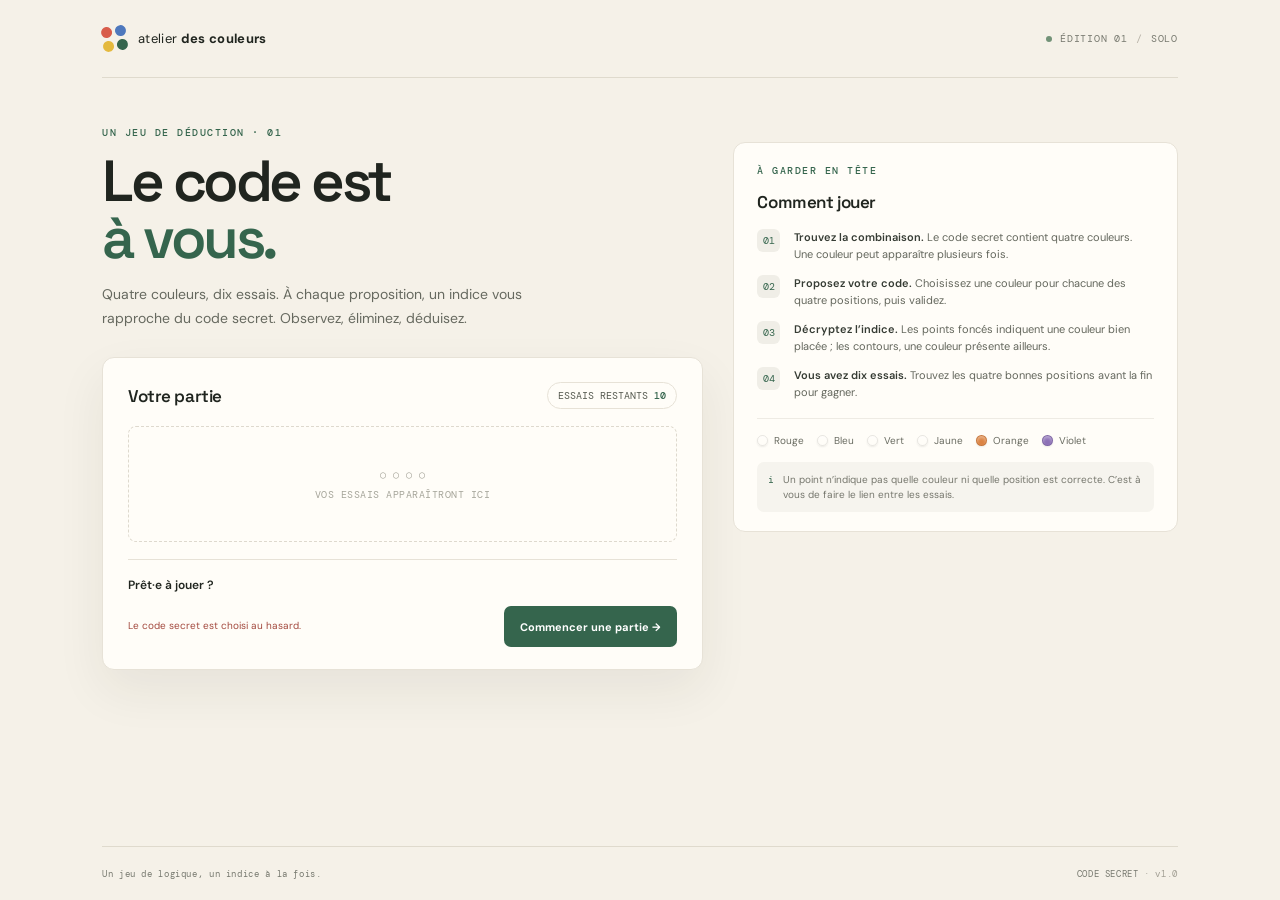
<file: index.html>
<!doctype html>
<html lang="fr">
  <head>
    <meta charset="utf-8">
    <meta name="viewport" content="width=device-width, initial-scale=1">
    <meta name="theme-color" content="#f5f1e8">
    <meta name="description" content="Un jeu de déduction solo : trouvez le code secret de quatre couleurs en dix essais.">
    <title>Code secret — le jeu des couleurs</title>
    <link rel="preconnect" href="https://fonts.googleapis.com">
    <link rel="preconnect" href="https://fonts.gstatic.com" crossorigin>
    <link href="https://fonts.googleapis.com/css2?family=DM+Mono:wght@400;500&family=DM+Sans:wght@400;500;600;700&family=Space+Grotesk:wght@500;600;700&display=swap" rel="stylesheet">
    <link rel="stylesheet" href="styles.css">
    <script src="app.js" defer></script>
  </head>
  <body>
    <div class="page-shell">
      <header class="topbar">
        <a class="brand" href="./" aria-label="Code secret, accueil">
          <span class="brand-mark" aria-hidden="true"><i></i><i></i><i></i><i></i></span>
          <span>atelier <strong>des couleurs</strong></span>
        </a>
        <span class="edition"><span class="edition-dot"></span> ÉDITION 01 <span class="edition-divider">/</span> SOLO</span>
      </header>

      <main id="app" class="layout" aria-live="polite"></main>

      <footer class="footer">
        <span>Un jeu de logique, un indice à la fois.</span>
        <span>CODE SECRET <span class="footer-version">· v1.0</span></span>
      </footer>
    </div>
  </body>
</html>
</file>
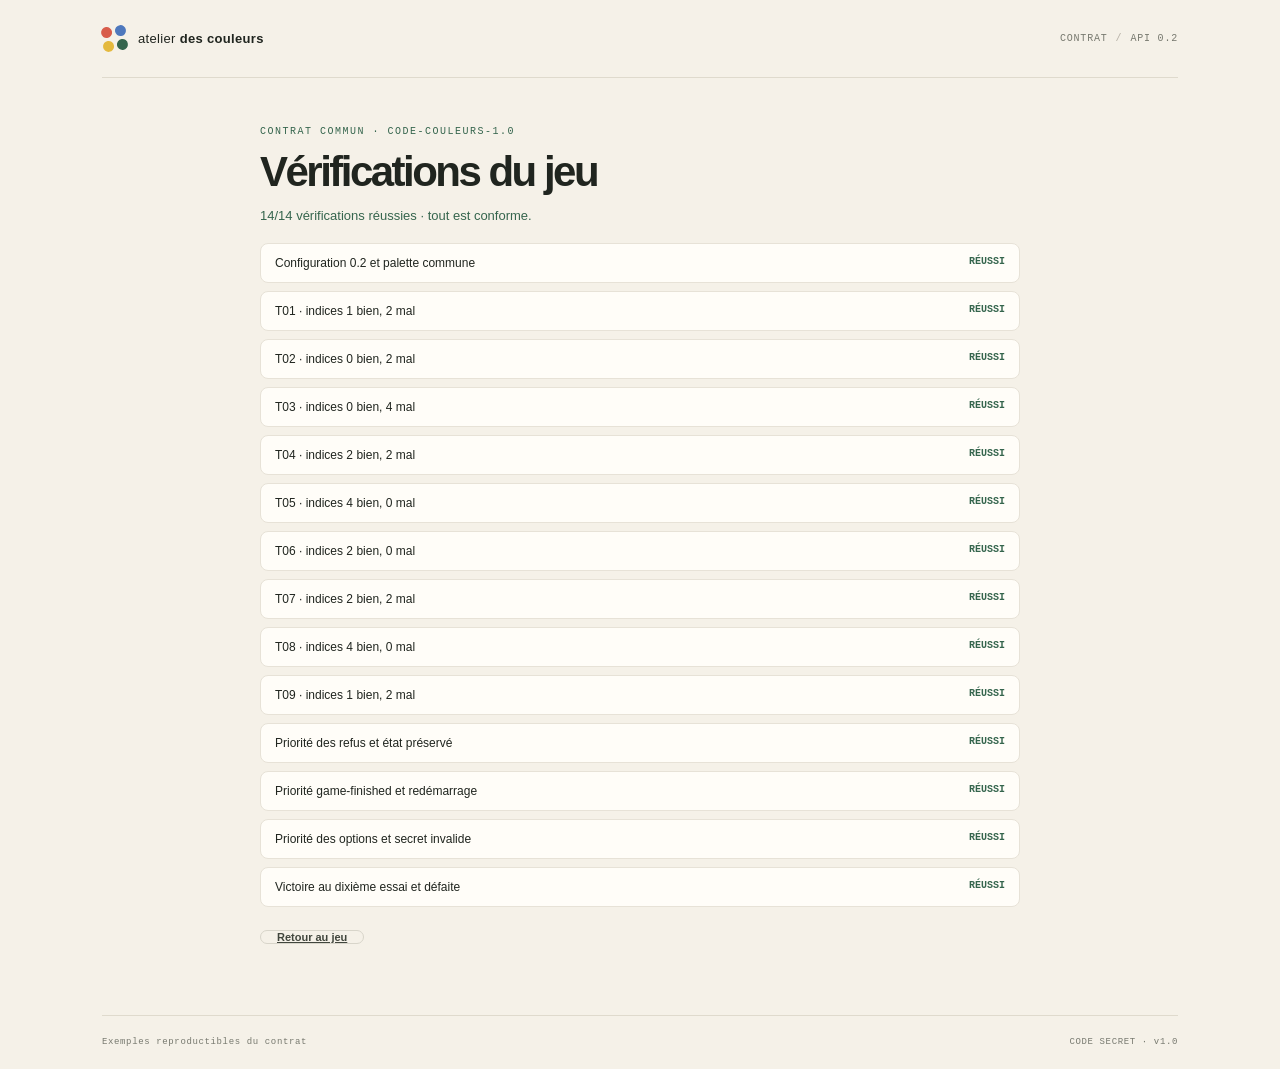
<file: tests.html>
<!doctype html>
<html lang="fr">
  <head>
    <meta charset="utf-8">
    <meta name="viewport" content="width=device-width, initial-scale=1">
    <title>Vérifications — Code secret</title>
    <link rel="stylesheet" href="styles.css">
    <style>
      .test-page { max-width: 760px; margin: 0 auto; padding: 48px 0 70px; }
      .test-page h1 { font-size: 42px; }
      .test-summary { margin: 0 0 20px; color: var(--muted); font-size: 13px; }
      .test-list { display: grid; gap: 8px; padding: 0; list-style: none; }
      .test-item { display: flex; justify-content: space-between; gap: 12px; border: 1px solid var(--line); border-radius: 8px; padding: 12px 14px; background: var(--card); font-size: 12px; }
      .test-item strong { color: var(--green); font-family: "DM Mono", monospace; font-size: 10px; }
      .test-item.fail { color: #994d40; background: #f7ece8; }
      .test-item.fail strong { color: #994d40; }
      .test-actions { margin-top: 20px; }
      #fixture { position: fixed; width: 1px; height: 1px; left: -10px; top: -10px; border: 0; opacity: 0; pointer-events: none; }
    </style>
    <script src="tests.js" defer></script>
  </head>
  <body>
    <div class="page-shell">
      <header class="topbar">
        <a class="brand" href="./"><span class="brand-mark" aria-hidden="true"><i></i><i></i><i></i><i></i></span><span>atelier <strong>des couleurs</strong></span></a>
        <span class="edition">CONTRAT <span class="edition-divider">/</span> API 0.2</span>
      </header>
      <main class="test-page">
        <p class="eyebrow">Contrat commun · code-couleurs-1.0</p>
        <h1>Vérifications du jeu</h1>
        <p id="summary" class="test-summary" role="status">Chargement de l’API de test…</p>
        <ol id="results" class="test-list" aria-live="polite"></ol>
        <div class="test-actions"><a class="secondary-button" href="./">Retour au jeu</a></div>
      </main>
      <footer class="footer"><span>Exemples reproductibles du contrat</span><span>CODE SECRET · v1.0</span></footer>
    </div>
    <iframe id="fixture" title="Instance isolée du jeu pour les vérifications" src="./index.html?test=1"></iframe>
  </body>
</html>
</file>
<file: styles.css>
:root {
  color-scheme: light;
  --paper: #f5f1e8;
  --card: #fffdf8;
  --ink: #20251f;
  --muted: #77796f;
  --line: #e7e2d7;
  --green: #35654d;
  --green-dark: #264c39;
  --soft-green: #eaf0e8;
  --red: #d85c4a;
  --blue: #4e78bd;
  --yellow: #e4b93e;
  --orange: #dc8443;
  --violet: #8c70b6;
  --shadow: 0 20px 50px rgb(43 43 33 / 7%);
}

* { box-sizing: border-box; }

body {
  margin: 0;
  min-width: 320px;
  background: var(--paper);
  color: var(--ink);
  font-family: "DM Sans", sans-serif;
  -webkit-font-smoothing: antialiased;
}

button, select { font: inherit; }
button:focus-visible, select:focus-visible, a:focus-visible { outline: 3px solid #648b70; outline-offset: 3px; }

.page-shell { max-width: 1160px; margin: 0 auto; padding: 0 42px; }
.topbar { height: 78px; display: flex; align-items: center; justify-content: space-between; border-bottom: 1px solid #dfdacd; }
.brand { display: inline-flex; align-items: center; gap: 11px; color: var(--ink); text-decoration: none; font-size: 13px; letter-spacing: .025em; }
.brand strong { font-weight: 700; }
.brand-mark { width: 25px; height: 25px; display: grid; grid-template-columns: repeat(2, 1fr); gap: 3px; transform: rotate(-8deg); }
.brand-mark i { display: block; border-radius: 50%; background: var(--red); }
.brand-mark i:nth-child(2) { background: var(--blue); }
.brand-mark i:nth-child(3) { background: var(--yellow); }
.brand-mark i:nth-child(4) { background: var(--green); }
.edition, .footer { color: var(--muted); font-family: "DM Mono", monospace; font-size: 10px; letter-spacing: .08em; }
.edition { display: flex; align-items: center; gap: 8px; }
.edition-dot { width: 6px; height: 6px; border-radius: 50%; background: #729277; }
.edition-divider { color: #b5b0a5; }

.layout { min-height: calc(100vh - 132px); padding: 48px 0 58px; display: grid; grid-template-columns: minmax(0, 1.15fr) minmax(350px, .85fr); gap: 30px; align-items: start; }
.left-column, .right-column { min-width: 0; }
.eyebrow { margin: 0 0 14px; color: var(--green); font-family: "DM Mono", monospace; font-size: 10px; font-weight: 500; letter-spacing: .15em; text-transform: uppercase; }
h1, h2, p { margin-top: 0; }
h1 { margin-bottom: 15px; font-family: "Space Grotesk", sans-serif; font-size: clamp(39px, 5vw, 58px); font-weight: 600; letter-spacing: -.06em; line-height: .99; }
.intro { max-width: 470px; margin-bottom: 27px; color: #66695f; font-size: 14px; line-height: 1.7; }
.accent-word { color: var(--green); }

.game-card, .rules-card { border: 1px solid var(--line); border-radius: 12px; background: var(--card); box-shadow: var(--shadow); }
.game-card { padding: 24px 25px 22px; }
.card-heading { display: flex; align-items: center; justify-content: space-between; gap: 12px; margin-bottom: 17px; }
.card-heading h2, .rules-card h2 { margin: 0; font-family: "Space Grotesk", sans-serif; font-size: 17px; font-weight: 600; letter-spacing: -.025em; }
.attempt-badge { border: 1px solid var(--line); border-radius: 99px; padding: 6px 10px; color: #55594f; font-family: "DM Mono", monospace; font-size: 10px; white-space: nowrap; }
.attempt-badge strong { color: var(--green); font-weight: 500; }
.board { display: grid; gap: 8px; }
.empty-board { min-height: 116px; display: grid; place-content: center; justify-items: center; gap: 7px; border: 1px dashed #ded9ce; border-radius: 8px; color: #88897f; text-align: center; }
.empty-board span { color: #a6a59a; font-family: "DM Mono", monospace; font-size: 10px; letter-spacing: .05em; }
.empty-glyph { color: #777b6f; font-family: "DM Mono", monospace; font-size: 17px; letter-spacing: .4em; }
.history-row { min-height: 42px; display: grid; grid-template-columns: 29px 1fr auto; align-items: center; gap: 11px; border-bottom: 1px solid #f0ede6; }
.history-row:last-child { border-bottom: 0; }
.row-number { color: #aaa89e; font-family: "DM Mono", monospace; font-size: 10px; }
.guess-pegs { display: flex; gap: 7px; }
.peg { width: 22px; height: 22px; flex: 0 0 auto; border: 1px solid rgb(0 0 0 / 9%); border-radius: 50%; box-shadow: inset 0 2px 3px rgb(255 255 255 / 38%), 0 1px 2px rgb(0 0 0 / 8%); }
.peg.red { background: var(--red); }
.peg.blue { background: var(--blue); }
.peg.green { background: #60926d; }
.peg.yellow { background: var(--yellow); }
.peg.orange { background: var(--orange); }
.peg.violet { background: var(--violet); }
.peg.small { width: 10px; height: 10px; box-shadow: none; }
.feedback { display: grid; grid-template-columns: repeat(2, 8px); gap: 3px; min-width: 27px; justify-content: center; }
.feedback .well { background: #323a32; }
.feedback .misplaced { background: #fff; border: 1.5px solid #71786c; }
.feedback .blank { background: #e5e2d9; }

.composer { margin-top: 17px; padding-top: 17px; border-top: 1px solid var(--line); }
.composer-label { display: flex; justify-content: space-between; align-items: baseline; gap: 8px; margin-bottom: 11px; font-size: 12px; font-weight: 600; }
.composer-label span { color: var(--muted); font-size: 10px; font-weight: 400; }
.slots { display: grid; grid-template-columns: repeat(4, 1fr); gap: 8px; }
.slot { min-width: 0; }
.slot-label { display: block; margin-bottom: 5px; color: #96948a; font-family: "DM Mono", monospace; font-size: 9px; text-align: center; }
.slot select { width: 100%; height: 40px; border: 1px solid #ddd9cf; border-radius: 7px; background: #fff; color: var(--ink); font-size: 11px; text-align: center; }
.slot select:disabled { background: #f6f4ee; color: #9a998f; }
.action-row { display: flex; align-items: center; justify-content: space-between; gap: 12px; margin-top: 13px; }
.form-error { min-height: 16px; color: #a3493e; font-size: 10px; }
.primary-button, .secondary-button { min-height: 41px; border: 0; border-radius: 7px; padding: 0 16px; cursor: pointer; font-size: 11px; font-weight: 700; transition: background .15s, transform .15s; }
.primary-button { background: var(--green); color: #fff; }
.primary-button:hover:not(:disabled) { background: var(--green-dark); transform: translateY(-1px); }
.primary-button:disabled { background: #b8c0b7; cursor: not-allowed; }
.secondary-button { border: 1px solid #d8d5ca; background: transparent; color: #41463d; }
.secondary-button:hover { background: #f5f2eb; }
.game-message { margin: 0 0 14px; border-radius: 7px; padding: 10px 12px; background: var(--soft-green); color: var(--green-dark); font-size: 12px; line-height: 1.5; }
.game-message.lost { background: #f7ece8; color: #994d40; }
.game-message.error { background: #f7ece8; color: #994d40; }
.game-message[hidden] { display: none; }
.test-tools { margin-bottom: 16px; border: 1px dashed #bdc8b8; border-radius: 8px; padding: 13px 14px; background: #f3f5ef; }
.test-tools-heading { display: flex; align-items: center; justify-content: space-between; margin-bottom: 5px; }
.test-tools-heading .eyebrow { margin: 0; font-size: 9px; }
.test-mode-badge { border-radius: 99px; padding: 4px 7px; background: #e2e9df; color: var(--green-dark); font-family: "DM Mono", monospace; font-size: 8px; letter-spacing: .08em; }
.test-tools h3 { margin: 0 0 4px; font-family: "Space Grotesk", sans-serif; font-size: 13px; font-weight: 600; }
.test-tools-copy { margin: 0 0 10px; color: #73776d; font-size: 10px; line-height: 1.5; }
.test-tools-copy code { border-radius: 3px; padding: 1px 4px; background: #e8ebe3; color: #3d5542; font-family: "DM Mono", monospace; }
.test-secret-form .slots { gap: 6px; }
.test-secret-form .slot select { height: 34px; }
.test-action-row { display: flex; flex-wrap: wrap; align-items: center; justify-content: space-between; gap: 8px; margin-top: 10px; }
.test-action-row .secondary-button { min-height: 34px; padding: 0 10px; font-size: 10px; }
.test-reveal-button { min-height: 30px; border: 0; background: transparent; color: var(--green-dark); cursor: pointer; font-size: 10px; font-weight: 600; text-decoration: underline; text-underline-offset: 3px; }
.test-reveal-button:disabled { color: #a4a69c; cursor: not-allowed; }
.test-secret-reveal { display: flex; align-items: center; justify-content: space-between; gap: 12px; margin-top: 10px; border-top: 1px solid #dfe5da; padding-top: 10px; }
.test-secret-caption { color: #73776d; font-family: "DM Mono", monospace; font-size: 9px; letter-spacing: .06em; }

.rules-card { margin-top: 16px; padding: 21px 23px 19px; box-shadow: none; }
.rules-card h2 { margin-bottom: 16px; }
.rule-list { display: grid; gap: 12px; margin: 0; padding: 0; list-style: none; }
.rule-list li { display: grid; grid-template-columns: 27px 1fr; gap: 10px; align-items: start; color: #64675d; font-size: 11px; line-height: 1.55; }
.rule-number { display: grid; place-items: center; width: 23px; height: 23px; border-radius: 6px; background: #f0eee7; color: var(--green); font-family: "DM Mono", monospace; font-size: 10px; }
.rule-list strong { color: #363c34; font-weight: 600; }
.palette { display: flex; flex-wrap: wrap; gap: 7px 13px; margin-top: 17px; padding-top: 15px; border-top: 1px solid #eeebe4; }
.palette-item { display: inline-flex; align-items: center; gap: 6px; color: #696b61; font-size: 10px; }
.palette-item .peg { width: 11px; height: 11px; }
.note { display: flex; gap: 9px; margin-top: 15px; border-radius: 7px; padding: 10px 11px; background: #f6f4ee; color: #76776d; font-size: 10px; line-height: 1.5; }
.note-mark { color: var(--green); font-family: "DM Mono", monospace; }
.footer { min-height: 54px; display: flex; justify-content: space-between; align-items: center; border-top: 1px solid #dfdacd; font-size: 9px; letter-spacing: .07em; }
.footer-version { color: #a19e93; }

@media (max-width: 780px) {
  .page-shell { padding: 0 22px; }
  .layout { min-height: auto; grid-template-columns: 1fr; gap: 18px; padding: 35px 0 40px; }
  h1 { font-size: clamp(42px, 10vw, 58px); }
  .intro { margin-bottom: 21px; }
  .right-column { display: contents; }
  .game-card { order: 1; }
  .rules-card { order: 2; margin-top: 0; }
  .left-column { display: contents; }
  .hero-copy { order: 0; }
}

@media (max-width: 420px) {
  .page-shell { padding: 0 15px; }
  .topbar { height: 66px; }
  .brand { font-size: 11px; }
  .edition { font-size: 8px; gap: 6px; }
  .game-card { padding: 19px 15px 17px; }
  .rules-card { padding: 18px 16px; }
  .peg { width: 20px; height: 20px; }
  .history-row { gap: 7px; }
  .slots { gap: 5px; }
  .slot select { font-size: 10px; }
  .footer { font-size: 8px; }
}
</file>
